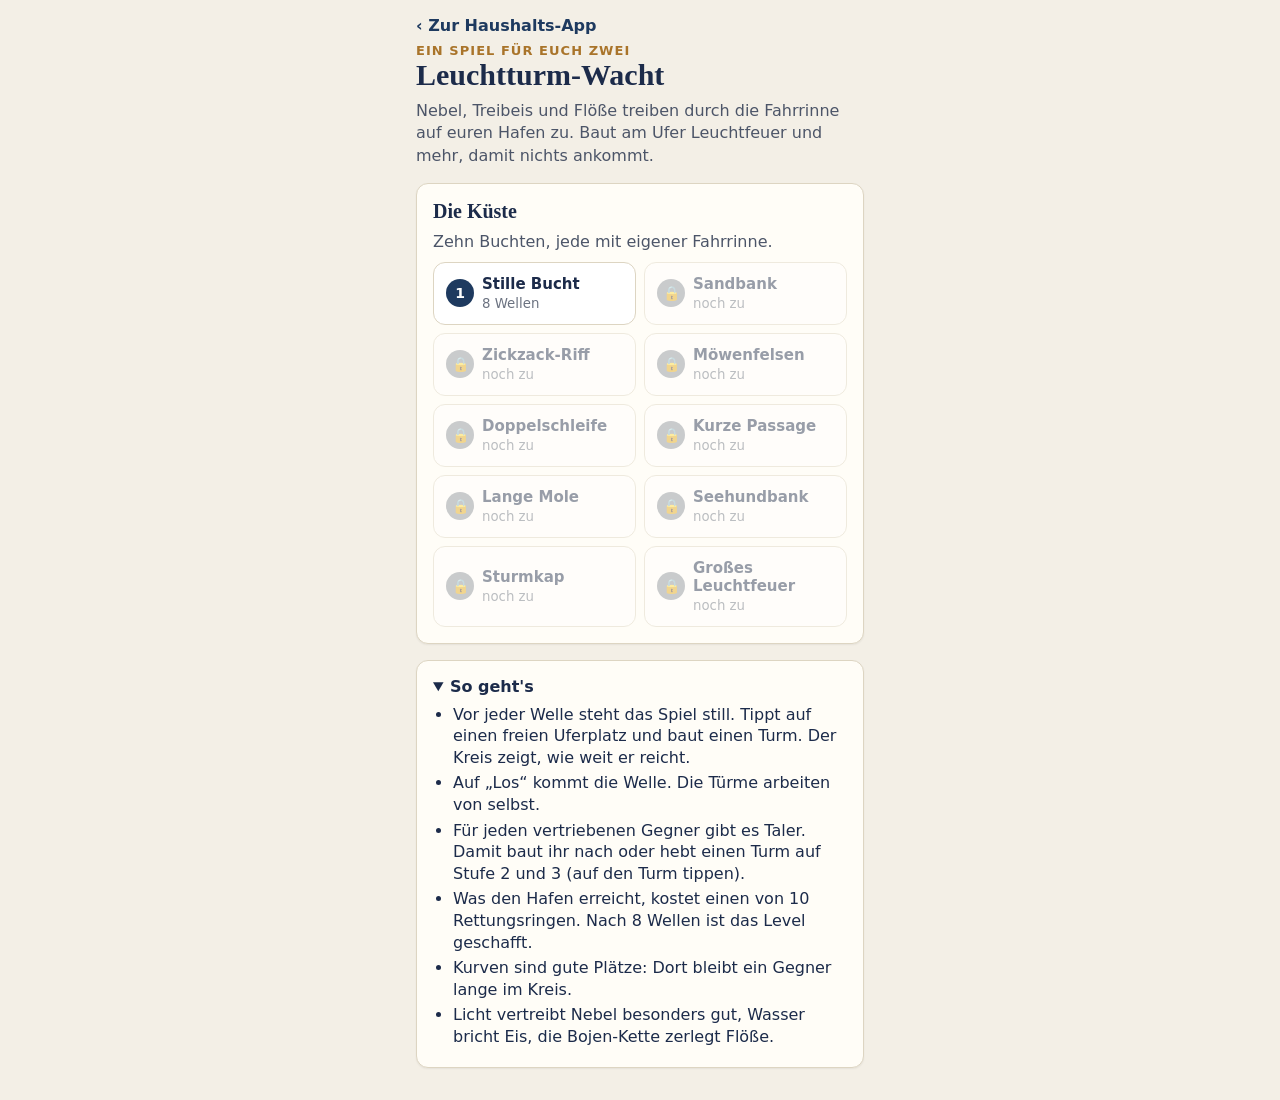
<file: spiel/index.html>
<!doctype html>
<html lang="de">
<head>
<meta charset="utf-8">
<meta name="viewport" content="width=device-width,initial-scale=1,viewport-fit=cover,user-scalable=no">
<meta name="theme-color" content="#1e3a5f">
<title>Leuchtturm-Wacht</title>
<style>
:root{--ink:#1c2b4a;--navy:#1e3a5f;--paper:#f3efe6;--card:#fffdf7;--line:#ddd5c2;--ochre:#a9742a;--sea:#6a9bc3;--ok:#2e7d6b;--bad:#b3412e}
*{box-sizing:border-box;-webkit-tap-highlight-color:transparent}
html,body{margin:0;height:100%;background:var(--paper);color:var(--ink);font-family:system-ui,-apple-system,"Segoe UI",Roboto,sans-serif;font-size:16px;overscroll-behavior:none}
h1,h2{font-family:Georgia,"Times New Roman",serif;margin:0}
button{font:inherit;color:inherit;cursor:pointer}
#home{max-width:480px;margin:0 auto;padding:16px 16px 32px}
#home .eyebrow{color:var(--ochre);font-size:13px;letter-spacing:.08em;text-transform:uppercase;font-weight:600;margin-top:8px}
#home h1{font-size:30px;margin-bottom:8px}
#home p{margin:8px 0;color:#4c5568;line-height:1.4}
.card{background:var(--card);border:1px solid var(--line);border-radius:12px;padding:16px;margin-top:16px;box-shadow:0 1px 2px rgba(0,0,0,.06)}
.card h2{font-size:20px;margin-bottom:8px}
.lvls{display:grid;grid-template-columns:1fr 1fr;gap:8px}
.lvl{display:flex;align-items:center;gap:8px;text-align:left;background:#fff;border:1px solid var(--line);border-radius:12px;padding:12px;min-height:56px}
.lvl b{display:block;font-size:15px}.lvl small{color:#6b7280}
.lvl .nr{flex:none;width:28px;height:28px;border-radius:999px;background:var(--navy);color:#fff;display:grid;place-items:center;font-weight:700;font-size:14px}
.lvl.done .nr{background:var(--ok)}.lvl[disabled]{opacity:.45}.lvl[disabled] .nr{background:#8a8f99}
.primary{background:var(--navy);color:#fff;border:none;border-radius:12px;padding:12px 16px;font-weight:700}
.ghost{background:#fff;border:1px solid var(--line);border-radius:12px;padding:12px 16px;font-weight:600}
.row{display:flex;gap:8px;flex-wrap:wrap;align-items:center}
a.back{color:var(--navy);font-weight:600;text-decoration:none}
details summary{font-weight:700;cursor:pointer}details li{margin:4px 0;line-height:1.35}details ul{padding-left:20px;margin:8px 0 0}
#game{display:none;flex-direction:column;height:100dvh;max-width:520px;margin:0 auto;background:var(--navy)}
#top{flex:none;display:flex;align-items:center;gap:12px;padding:8px 12px;color:#fff;font-weight:700;padding-top:max(8px,env(safe-area-inset-top))}
#top button{background:rgba(255,255,255,.14);border:none;color:#fff;border-radius:999px;width:36px;height:36px;font-size:18px}
#top .sp{flex:1}#top span{white-space:nowrap}
#wrap{flex:1;min-height:0;display:grid;place-items:center;background:#5b8db8;overflow:hidden}
canvas{display:block;touch-action:none}
#panel{flex:none;background:var(--card);border-top:3px solid var(--navy);padding:8px 12px;padding-bottom:max(8px,env(safe-area-inset-bottom));height:178px;overflow-y:auto}
#panel h2{font-size:17px}
#panel .hint{color:#5b6475;font-size:14px;margin:4px 0 8px;line-height:1.3}
.opts{display:grid;grid-template-columns:1fr 1fr;gap:8px}
.opt{display:flex;gap:6px;align-items:center;text-align:left;background:#fff;border:1px solid var(--line);border-radius:12px;padding:4px 8px 4px 4px;height:58px}
.opt canvas{flex:none}.opt b{display:block;font-size:14px}.opt small{color:#5b6475;font-size:11.5px;line-height:1.2;display:-webkit-box;-webkit-line-clamp:2;-webkit-box-orient:vertical;overflow:hidden}
.opt[disabled]{opacity:.5}
.big{font-size:17px;padding:14px 16px;flex:1}
.x{margin-left:auto;background:none;border:none;font-size:20px;width:36px;height:36px}
.danger{color:var(--bad)}
</style>
</head>
<body>
<div id="home"></div>
<div id="game">
  <div id="top"><button id="heim" aria-label="Zur Übersicht">‹</button><span id="tTaler"></span><span id="tRinge"></span><span class="sp"></span><span id="tWelle"></span></div>
  <div id="wrap"><canvas id="feld"></canvas></div>
  <div id="panel"></div>
</div>
<script src="kern.js"></script>
<script>
"use strict";
// Leuchtturm-Wacht: Bild und Bedienung. Der Spielkern steht in kern.js. Alles hier ist in sich geschlossen, ohne Bezug zur Haushalts-App.
(function(){
const $=s=>document.querySelector(s),esc=s=>String(s).replace(/[&<>"]/g,c=>({"&":"&amp;","<":"&lt;",">":"&gt;",'"':"&quot;"}[c]));
const KEY="lw-stand-1",Q=new URLSearchParams(location.search),SCHNELL=Math.max(1,Math.min(40,+Q.get("schnell")||1));
let save={done:{},lauf:null,gesehen:false};try{const s=JSON.parse(localStorage.getItem(KEY)||"null");if(s&&typeof s==="object")save=Object.assign(save,s)}catch(_){}
const merken=()=>{try{localStorage.setItem(KEY,JSON.stringify(save))}catch(_){}};
let G=null,sel=null,tempo=1,pop=[],sig="",zuletzt=0,neuTurm="";
const frei=i=>i===0||!!save.done[i-1];

// ---------- Übersicht ----------
function home(){G=null;$("#game").style.display="none";const h=$("#home");h.style.display="block";const n=Object.keys(save.done).length;
  h.innerHTML=`<a class="back" href="../">‹ Zur Haushalts-App</a><div class="eyebrow">Ein Spiel für euch zwei</div><h1>Leuchtturm-Wacht</h1>
  <p>Nebel, Treibeis und Flöße treiben durch die Fahrrinne auf euren Hafen zu. Baut am Ufer Leuchtfeuer und mehr, damit nichts ankommt.</p>
  ${save.lauf?`<div class="card"><h2>Weiterspielen</h2><p>Level ${save.lauf.level+1} „${esc(LW.LEVELS[save.lauf.level].name)}“, vor Welle ${save.lauf.welle+1} von ${LW.WELLEN}.</p><div class="row"><button class="primary" data-weiter="1">▶ Weiter</button></div></div>`:""}
  <div class="card"><h2>Die Küste</h2><p>${n?n+" von "+LW.LEVELS.length+" geschafft.":"Zehn Buchten, jede mit eigener Fahrrinne."}</p><div class="lvls">${LW.LEVELS.map(L=>`<button class="lvl${save.done[L.i]?" done":""}" data-lvl="${L.i}" ${frei(L.i)?"":"disabled"}><span class="nr">${save.done[L.i]?"✓":frei(L.i)?L.i+1:"🔒"}</span><span><b>${esc(L.name)}</b><small>${save.done[L.i]?"geschafft":frei(L.i)?"8 Wellen":"noch zu"}</small></span></button>`).join("")}</div></div>
  <div class="card"><details ${save.gesehen?"":"open"}><summary>So geht's</summary><ul>
    <li>Vor jeder Welle steht das Spiel still. Tippt auf einen freien Uferplatz und baut einen Turm. Der Kreis zeigt, wie weit er reicht.</li>
    <li>Auf „Los“ kommt die Welle. Die Türme arbeiten von selbst.</li>
    <li>Für jeden vertriebenen Gegner gibt es Taler. Damit baut ihr nach oder hebt einen Turm auf Stufe 2 und 3 (auf den Turm tippen).</li>
    <li>Was den Hafen erreicht, kostet einen von 10 Rettungsringen. Nach 8 Wellen ist das Level geschafft.</li>
    <li>Kurven sind gute Plätze: Dort bleibt ein Gegner lange im Kreis.</li>
    <li>Licht vertreibt Nebel besonders gut, Wasser bricht Eis, die Bojen-Kette zerlegt Flöße.</li></ul></details></div>`;
  save.gesehen=true;merken()}
$("#home").addEventListener("click",e=>{const b=e.target.closest("button");if(!b)return;if(b.dataset.weiter){start(save.lauf.level,save.lauf);return}
  if(b.dataset.lvl!=null){const i=+b.dataset.lvl;if(save.lauf&&save.lauf.level!==i&&save.lauf.welle>0&&!confirmWeg(b))return;start(i,save.lauf&&save.lauf.level===i?save.lauf:null)}});
// Zweiter Tipp bestätigt (kein Browser-Dialog)
function confirmWeg(b){if(b.dataset.sure)return true;b.dataset.sure="1";b.querySelector("small").textContent="Nochmal tippen: das laufende Level verfällt";return false}

// ---------- Spiel starten ----------
const cv=$("#feld"),cx=cv.getContext("2d");let sc=1;
function passen(){const w=$("#wrap"),f=Math.min(w.clientWidth/LW.W,w.clientHeight/LW.H),dpr=Math.min(3,window.devicePixelRatio||1);sc=f*dpr;cv.width=Math.round(LW.W*sc);cv.height=Math.round(LW.H*sc);cv.style.width=LW.W*f+"px";cv.style.height=LW.H*f+"px"}
window.addEventListener("resize",()=>{if(G)passen()});
function start(level,stand){G=LW.neu(level,stand);sel=null;tempo=1;pop=[];sig="";neuTurm="";$("#home").style.display="none";$("#game").style.display="flex";passen();zuletzt=performance.now();save.lauf=LW.stand(G);merken();ui(true)}
// Zurück mitten in einer Welle: die Welle beginnt beim Weiterspielen neu (Stand von der letzten Pause)
$("#heim").addEventListener("click",home);

// ---------- Bedienung ----------
cv.addEventListener("pointerdown",e=>{if(!G)return;const r=cv.getBoundingClientRect(),x=(e.clientX-r.left)/r.width*LW.W,y=(e.clientY-r.top)/r.height*LW.H;
  let best=null,bd=30;for(const p of G.plaetze){const d=Math.hypot(p.x-x,p.y-y);if(d<bd){bd=d;best=p}}sel=best?best.id:null;ui(true)});
$("#panel").addEventListener("click",e=>{const b=e.target.closest("button");if(!b||!G)return;const d=b.dataset;
  if(d.los){if(LW.los(G)){sel=null}}
  else if(d.bau){if(LW.bauen(G,sel,d.bau))sichern()}
  else if(d.auf){if(LW.ausbauen(G,sel))sichern()}
  else if(d.ab){if(d.sure){LW.abbauen(G,sel);sel=null;sichern()}else{b.dataset.sure="1";b.textContent="Wirklich abbauen?";return}}
  else if(d.zu){sel=null}
  else if(d.tempo){tempo=tempo===1?2:tempo===2?3:1}
  else if(d.nochmal){start(G.level,null);return}
  else if(d.weiterlvl){start(+d.weiterlvl,null);return}
  else if(d.heim){home();return}
  ui(true)});
function sichern(){if(G.phase==="pause"){save.lauf=LW.stand(G);merken()}}

// ---------- Leiste und Feld unten ----------
function bild(art,stufe){return `<canvas width="88" height="88" style="width:44px;height:44px" data-bild="${art}|${stufe||0}"></canvas>`}
function bilder(){document.querySelectorAll("canvas[data-bild]").forEach(c=>{const [a,s]=c.dataset.bild.split("|"),k=c.getContext("2d");k.setTransform(2,0,0,2,0,0);k.clearRect(0,0,44,44);turmBild(k,{art:a,stufe:+s,x:22,y:26,winkel:-.6},true)})}
function ui(force){if(!G)return;const s=[G.phase,G.taler,G.ringe,G.welle,sel,tempo,G.tuerme.length,G.tuerme.map(t=>t.stufe).join("")].join("|");if(!force&&s===sig)return;sig=s;
  $("#tTaler").textContent="⚓ "+G.taler;$("#tRinge").textContent="🛟 "+G.ringe;$("#tWelle").textContent=G.phase==="lauf"?`Welle ${G.welle+1}/${LW.WELLEN} läuft`:G.phase==="pause"?`Pause vor Welle ${G.welle+1}/${LW.WELLEN}`:G.phase==="gewonnen"?"Geschafft":"Hafen voll";
  const P=$("#panel");let h="";
  if(G.phase==="gewonnen"){const nx=G.level+1<LW.LEVELS.length?G.level+1:null,neu=LW.TOWER_ORDER.find(a=>LW.TOWER_AB[a]===G.level+1);
    h=`<h2>🎉 ${esc(LW.LEVELS[G.level].name)} ist sicher</h2><div class="hint">Alle 8 Wellen überstanden, ${G.ringe} von ${LW.RINGE} Rettungsringen sind noch da.${neu&&nx!=null?` Neu im nächsten Level: <b>${esc(LW.TOWERS[neu].name)}</b>. ${esc(LW.TOWERS[neu].kurz)}`:""}${nx==null?" Das war die ganze Küste. Glückwunsch euch beiden!":""}</div><div class="row">${nx!=null?`<button class="primary big" data-weiterlvl="${nx}">▶ Weiter: ${esc(LW.LEVELS[nx].name)}</button>`:""}<button class="ghost" data-heim="1">Übersicht</button></div>`}
  else if(G.phase==="verloren"){h=`<h2>Der Hafen ist voll</h2><div class="hint">In Welle ${G.welle+1} ist zu viel durchgekommen. Probiert andere Plätze oder mischt die Türme anders.</div><div class="row"><button class="primary big" data-nochmal="1">↻ Nochmal</button><button class="ghost" data-heim="1">Übersicht</button></div>`}
  else if(sel!=null){const t=LW.turmAuf(G,sel);
    if(t){const T=LW.TOWERS[t.art],k=t.stufe<2?T.kosten[t.stufe+1]:0;
      h=`<div class="row"><h2>${esc(T.name)} · Stufe ${t.stufe+1}</h2><button class="x" data-zu="1" aria-label="Schließen">✕</button></div><div class="hint">${esc(T.kurz)}</div><div class="row">${t.stufe<2?`<button class="primary" data-auf="1" ${G.taler<k?"disabled style=\"opacity:.5\"":""}>⬆ Stufe ${t.stufe+2} · ${k} Taler<br><small style="font-weight:400">${esc(T.stufe[t.stufe+1])}</small></button>`:`<span class="hint">Höchste Stufe.</span>`}<button class="ghost danger" data-ab="1">Abbauen · +${Math.round(t.bezahlt*.6)}</button></div>`}
    else{h=`<div class="row"><h2>Was soll hier stehen?</h2><button class="x" data-zu="1" aria-label="Schließen">✕</button></div><div class="opts">${LW.verfuegbar(G.level).map(a=>{const T=LW.TOWERS[a];return `<button class="opt" data-bau="${a}" ${G.taler<T.kosten[0]?"disabled":""}>${bild(a,0)}<span><b>${esc(T.name)} · ${T.kosten[0]}</b><small>${esc(T.kurz)}</small></span></button>`}).join("")}</div>`}}
  else if(G.phase==="pause"){const W=LW.welleAus(G.level,G.welle),N={};W.forEach(q=>N[q.art]=(N[q.art]||0)+1);
    h=`<div class="hint">${G.tuerme.length?"Tippt auf einen Platz oder Turm zum Bauen und Ausbauen.":"Tippt auf einen freien Uferplatz (＋) und baut euren ersten Turm."} Es kommen: ${Object.keys(N).map(a=>N[a]+"× "+LW.ENEMIES[a].name).join(", ")}.</div><div class="row"><button class="primary big" data-los="1">▶ Los: Welle ${G.welle+1}</button></div>`}
  else{h=`<div class="hint">Die Türme arbeiten von selbst. Ihr könnt weiter bauen und ausbauen.</div><div class="row"><button class="ghost big" data-tempo="1">Tempo ×${tempo}</button></div>`}
  P.innerHTML=h;bilder()}

// ---------- Zeichnen ----------
const SAND="#ead9a8",GRAS="#b7cb7c";
function weg(k,breite,farbe,dash){const P=G.weg.pts;k.beginPath();k.moveTo(P[0][0],P[0][1]);for(let i=1;i<P.length;i+=2)k.lineTo(P[i][0],P[i][1]);k.lineTo(P[P.length-1][0],P[P.length-1][1]);k.lineWidth=breite;k.strokeStyle=farbe;k.lineCap="round";k.lineJoin="round";k.setLineDash(dash||[]);k.stroke();k.setLineDash([])}
function kreis(k,x,y,r,f,s,lw){k.beginPath();k.arc(x,y,r,0,7);if(f){k.fillStyle=f;k.fill()}if(s){k.strokeStyle=s;k.lineWidth=lw||1;k.stroke()}}
function oval(k,x,y,rx,ry,f){k.beginPath();k.ellipse(x,y,rx,ry,0,0,7);k.fillStyle=f;k.fill()}
function rr(k,x,y,w,h,r,f){k.beginPath();k.roundRect(x,y,w,h,r);k.fillStyle=f;k.fill()}
function turmBild(k,t,klein){const x=t.x,y=t.y,s=t.stufe;
  if(t.art==="leucht"){oval(k,x,y+8,13,5,"#7d7468");k.beginPath();k.moveTo(x-7,y+7);k.lineTo(x-4.5,y-12);k.lineTo(x+4.5,y-12);k.lineTo(x+7,y+7);k.closePath();k.fillStyle="#fdfbf5";k.fill();
    k.save();k.clip();k.fillStyle="#c8452f";k.fillRect(x-9,y-6,18,4.5);k.fillRect(x-9,y+2,18,4.5);k.restore();rr(k,x-6,y-15,12,4,1,"#1e3a5f");kreis(k,x,y-17,3.4+s*.5,"#ffd65c","#a9742a",1);k.beginPath();k.moveTo(x-4,y-21);k.lineTo(x,y-25);k.lineTo(x+4,y-21);k.closePath();k.fillStyle="#1e3a5f";k.fill()}
  else if(t.art==="horn"){rr(k,x-2,y-6,4,15,1,"#7a5a3a");oval(k,x,y+9,10,4,"#7d7468");k.save();k.translate(x,y-8);k.rotate(-.35);k.beginPath();k.moveTo(-9,-2.5);k.lineTo(6,-7-s);k.lineTo(6,7+s);k.lineTo(-9,2.5);k.closePath();k.fillStyle="#d9a43a";k.fill();oval(k,7,0,3,7.5+s,"#b9822a");kreis(k,-10,0,2.5,"#8a5f20");k.restore()}
  else if(t.art==="kanone"){oval(k,x,y+8,12,5,"#7d7468");kreis(k,x,y,9,"#2f6fa3","#1e3a5f",1.5);k.save();k.translate(x,y);k.rotate(t.winkel||0);rr(k,0,-3-s*.5,15+s*2,6+s,2,"#1e3a5f");rr(k,13+s*2,-4-s*.5,4,8+s,1,"#9cc7e6");k.restore();kreis(k,x,y,3.5,"#9cc7e6")}
  else if(t.art==="bojen"){const B=[[-11,3],[0,-7],[11,3]];k.beginPath();k.moveTo(x+B[0][0],y+B[0][1]);B.forEach(b=>k.lineTo(x+b[0],y+b[1]));k.strokeStyle="#5b5144";k.lineWidth=1.5;k.setLineDash([2,2]);k.stroke();k.setLineDash([]);
    B.forEach(b=>{kreis(k,x+b[0],y+b[1],5+s*.6,"#c8452f","#7a2416",1);k.fillStyle="#fdfbf5";k.fillRect(x+b[0]-5-s*.6,y+b[1]-1.2,10+s*1.2,2.4);kreis(k,x+b[0],y+b[1]-5-s*.6,1.5,"#ffd65c")})}
  if(!klein)for(let i=0;i<=s;i++)kreis(k,x-5+i*5,y+17,1.8,"#a9742a","#fff",.8)}
function gegnerBild(k,e){const x=e.x,y=e.y,p2=LW.posAt(G.weg,e.d+3),w=Math.atan2(p2[1]-y,p2[0]-x),wip=Math.sin(G.t*3+e.id)*1.2;
  k.save();k.translate(x,y+wip*.4);
  if(e.art==="nebel"){k.globalAlpha=.82;kreis(k,-6,1,7,"#f4f6f8");kreis(k,3,-3,8.5,"#ffffff");kreis(k,8,3,6,"#e9eef2");kreis(k,-1,4,6,"#f4f6f8");k.globalAlpha=1}
  else if(e.art==="eis"){k.beginPath();[[-12,-2],[-5,-10],[7,-9],[13,0],[8,9],[-6,10]].forEach((p,i)=>i?k.lineTo(p[0],p[1]):k.moveTo(p[0],p[1]));k.closePath();k.fillStyle="#cfeaf7";k.fill();k.strokeStyle="#8fc3df";k.lineWidth=1.5;k.stroke();k.beginPath();k.moveTo(-6,-3);k.lineTo(2,-6);k.lineTo(6,0);k.lineTo(-2,3);k.closePath();k.fillStyle="#ffffff";k.fill()}
  else if(e.art==="floss"){k.rotate(w);rr(k,-11,-8,22,16,2,"#b98a55");k.strokeStyle="#7a5a3a";k.lineWidth=1;for(let i=-4;i<=4;i+=4){k.beginPath();k.moveTo(-11,i);k.lineTo(11,i);k.stroke()}rr(k,-8,-9,2.5,18,1,"#7a5a3a");rr(k,5.5,-9,2.5,18,1,"#7a5a3a");k.rotate(-w);rr(k,-1,-15,2,15,1,"#5b4027");k.beginPath();k.moveTo(1,-15);k.lineTo(10,-11.5);k.lineTo(1,-8);k.closePath();k.fillStyle="#3b3f55";k.fill()}
  else{const kl=e.art==="splitter"?.7:1;k.rotate(w);k.scale(kl,kl);rr(k,-11,-4.5,22,9,4.5,"#8a5f3a");kreis(k,9,0,3.6,"#c9a06a","#6b4526",1);kreis(k,9,0,1.4,"#8a5f3a");k.strokeStyle="#6b4526";k.lineWidth=1;k.beginPath();k.moveTo(-7,-1.5);k.lineTo(3,-1.5);k.moveTo(-5,2);k.lineTo(1,2);k.stroke()}
  k.restore();
  if(G.t<e.slowBis||G.t<e.haltBis)kreis(k,x,y,13,null,"rgba(255,255,255,.75)",1.5);
  if(e.hp<e.max){const b=20;rr(k,x-b/2,y-17,b,3.5,1.5,"rgba(28,43,74,.55)");rr(k,x-b/2,y-17,b*Math.max(0,e.hp/e.max),3.5,1.5,"#f2c14e")}}
function malen(){const k=cx;k.setTransform(sc,0,0,sc,0,0);const g=k.createLinearGradient(0,0,0,LW.H);g.addColorStop(0,"#6f9fc6");g.addColorStop(1,"#5a8cb8");k.fillStyle=g;k.fillRect(0,0,LW.W,LW.H);
  // Wellenstriche
  k.strokeStyle="rgba(255,255,255,.12)";k.lineWidth=1.5;for(let i=0;i<26;i++){const x=(i*97)%LW.W,y=(i*61+((G.t*6)|0)%8)%LW.H;k.beginPath();k.moveTo(x,y);k.quadraticCurveTo(x+6,y-3,x+12,y);k.stroke()}
  weg(k,LW.RINNE*2+8,"rgba(255,255,255,.18)");weg(k,LW.RINNE*2,"#a8cde2");
  if(G.phase==="pause"){k.lineDashOffset=-(performance.now()/60)%20;weg(k,2,"rgba(255,255,255,.9)",[8,12]);k.lineDashOffset=0}
  // Inseln und Plätze
  for(const p of G.plaetze){oval(k,p.x,p.y+3,30,23,p.id%2?GRAS:SAND);oval(k,p.x,p.y+1,27,20,p.id%2?"#c3d58a":"#f0e2b8")}
  // Hafen
  const E=G.weg.pts[G.weg.pts.length-1];rr(k,E[0]-62,LW.H-26,124,30,3,"#7d6a55");for(let i=-56;i<=56;i+=14)rr(k,E[0]+i-1,LW.H-30,3,8,1,"#5b4a3a");rr(k,E[0]-20,LW.H-22,40,24,2,"#fdfbf5");k.beginPath();k.moveTo(E[0]-26,LW.H-22);k.lineTo(E[0],LW.H-40);k.lineTo(E[0]+26,LW.H-22);k.closePath();k.fillStyle="#1e3a5f";k.fill();rr(k,E[0]-5,LW.H-12,10,14,1,"#a9742a");
  for(let i=0;i<LW.RINGE;i++)kreis(k,E[0]-54+i*12,LW.H-6,3.6,null,i<G.ringe?"#e5533c":"rgba(255,255,255,.25)",2.2);
  // Reichweite
  if(sel!=null){const p=G.plaetze[sel],t=LW.turmAuf(G,sel),r=t?LW.TOWERS[t.art].reich[t.stufe]:80;kreis(k,p.x,p.y,r,"rgba(242,193,78,.16)","rgba(169,116,42,.9)",1.5)}
  for(const p of G.plaetze){if(LW.turmAuf(G,p.id))continue;k.setLineDash([4,4]);kreis(k,p.x,p.y,13,sel===p.id?"rgba(255,255,255,.7)":"rgba(255,255,255,.35)","#1c2b4a",1.5);k.setLineDash([]);k.fillStyle="#1c2b4a";k.fillRect(p.x-5,p.y-1,10,2);k.fillRect(p.x-1,p.y-5,2,10)}
  for(const e of G.gegner)if(e.y>-14)gegnerBild(k,e);
  for(const t of G.tuerme)turmBild(k,t);
  for(const s of G.schuesse){kreis(k,s.x,s.y,4,"#dff1fb","#2f6fa3",1.5)}
  for(const f of G.effekte){if(f.k==="strahl"){k.globalAlpha=Math.min(1,f.t/.1);k.strokeStyle="#ffe58a";k.lineWidth=3.5;k.beginPath();k.moveTo(f.x1,f.y1);k.lineTo(f.x2,f.y2);k.stroke();kreis(k,f.x2,f.y2,5,"rgba(255,229,138,.8)");k.globalAlpha=1}
    else if(f.k==="ring"){const a=1-f.t/.5;kreis(k,f.x,f.y,f.r*a,null,`rgba(217,164,58,${.7*(1-a)})`,3)}
    else if(f.k==="platsch"){const a=1-f.t/.35;kreis(k,f.x,f.y,f.r*(.5+a*.5),`rgba(223,241,251,${.6*(1-a)})`,"rgba(255,255,255,"+(.9*(1-a))+")",2)}
    else if(f.k==="halt"){kreis(k,f.x,f.y,15,null,"rgba(200,69,47,.8)",2.5)}}
  k.font="700 11px system-ui,sans-serif";k.textAlign="center";for(const p of pop){k.globalAlpha=Math.min(1,p.t/.4);k.fillStyle=p.c;k.fillText(p.s,p.x,p.y-(1-p.t)*18);k.globalAlpha=1}
  // Einfahrt
  const A=LW.posAt(G.weg,26);if(G.phase==="pause"){rr(k,A[0]-1,Math.max(4,A[1])-6,2,16,1,"#1c2b4a");k.beginPath();k.moveTo(A[0]+1,Math.max(4,A[1])-6);k.lineTo(A[0]+13,Math.max(4,A[1])-2);k.lineTo(A[0]+1,Math.max(4,A[1])+2);k.closePath();k.fillStyle="#3b3f55";k.fill()}}

// ---------- Takt ----------
function takt(now){requestAnimationFrame(takt);if(!G)return;let dt=Math.min(.1,(now-zuletzt)/1000);zuletzt=now;const vor=G.phase;
  if(G.phase==="lauf"){const n=tempo*SCHNELL,st=Math.min(.05,dt);for(let i=0;i<n&&G.phase==="lauf";i++)LW.schritt(G,st)}
  for(const ev of G.ereignis.splice(0)){if(ev.k==="weg")pop.push({x:ev.x,y:ev.y,s:"+"+LW.ENEMIES[ev.art].taler,c:"#fff3c4",t:1});else pop.push({x:G.weg.pts[G.weg.pts.length-1][0],y:LW.H-44,s:"−1 🛟",c:"#ffd0c7",t:1})}
  for(const p of pop)p.t-=dt*1.4;pop=pop.filter(p=>p.t>0);
  if(vor!==G.phase){if(G.phase==="pause"){save.lauf=LW.stand(G);merken()}else if(G.phase==="gewonnen"){save.done[G.level]=true;save.lauf=null;merken();sel=null}else if(G.phase==="verloren"){save.lauf=null;merken();sel=null}}
  ui(false);malen()}
// Für Prüfskripte
window.LWUI={get G(){return G},get save(){return save},start,home};
home();requestAnimationFrame(takt);
if("serviceWorker" in navigator&&location.protocol==="https:")navigator.serviceWorker.register("sw.js").catch(()=>{});
})();
</script>
</body>
</html>
</file>
